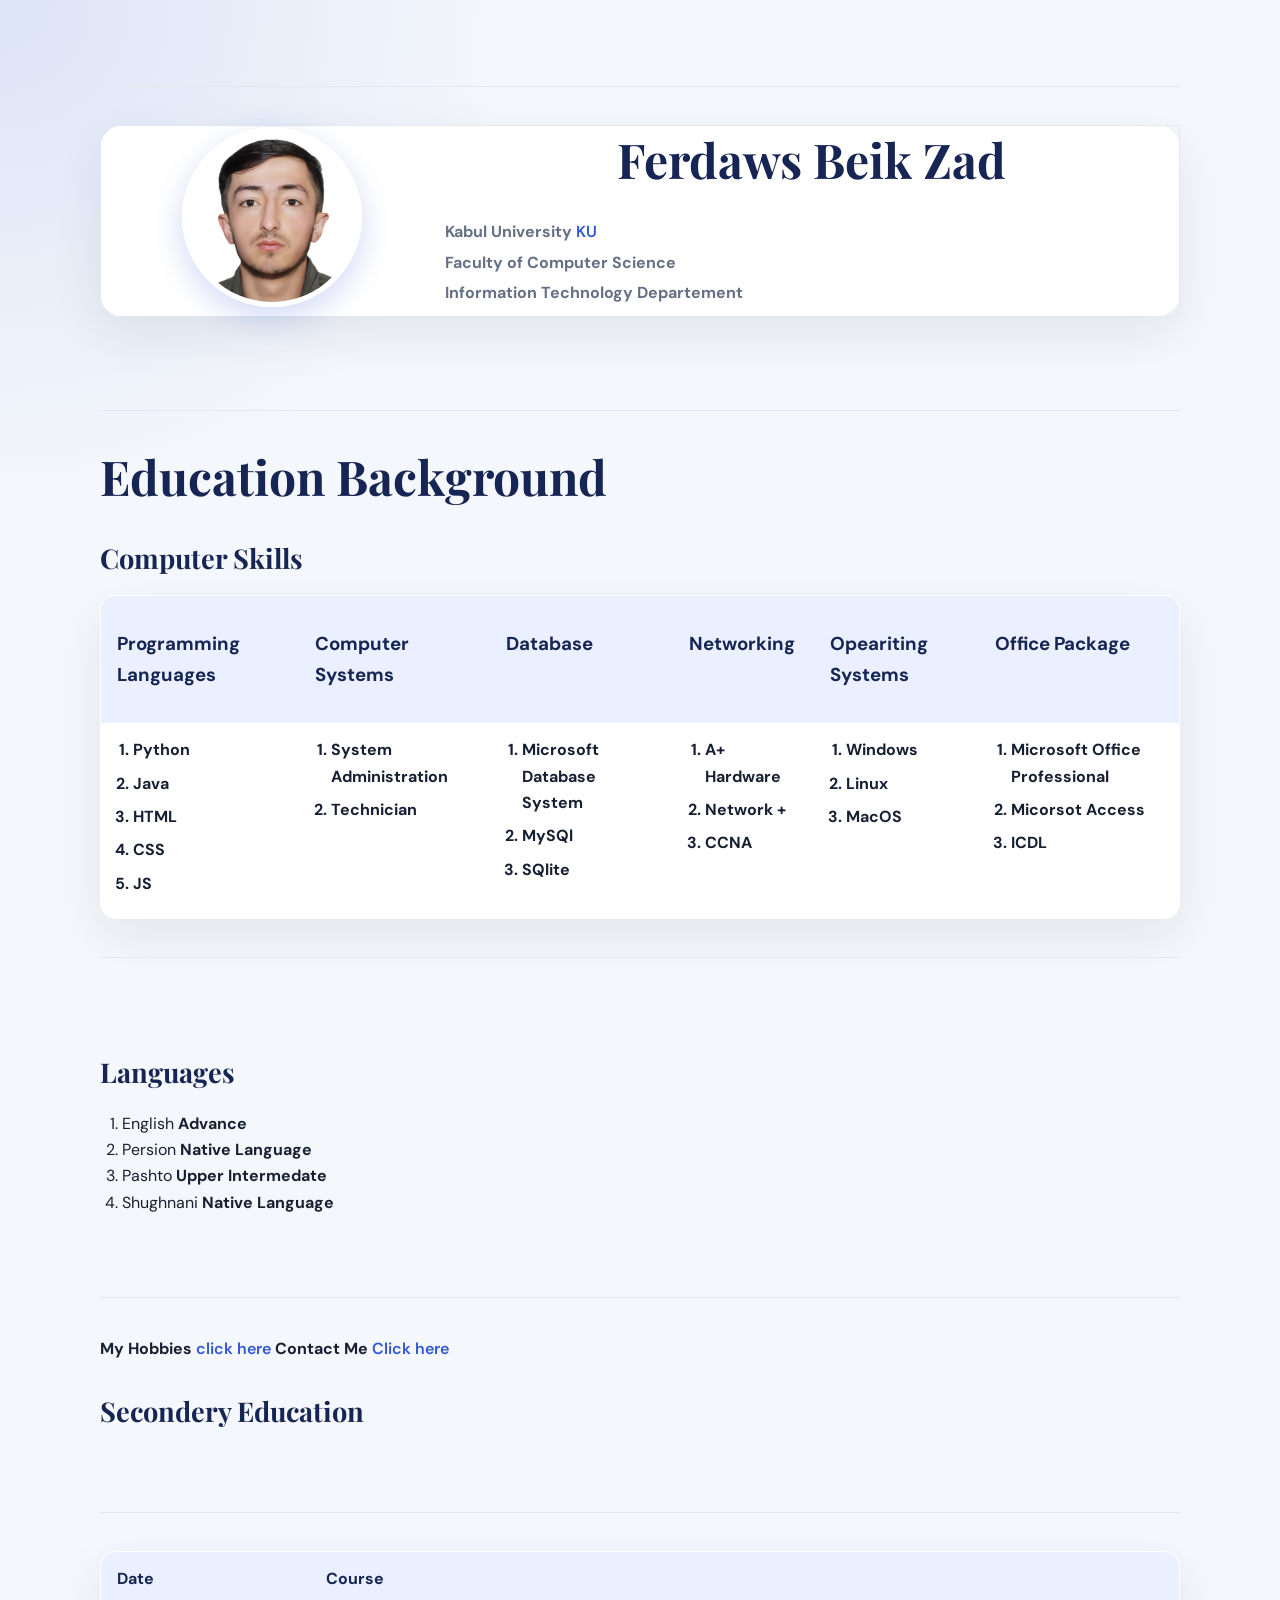
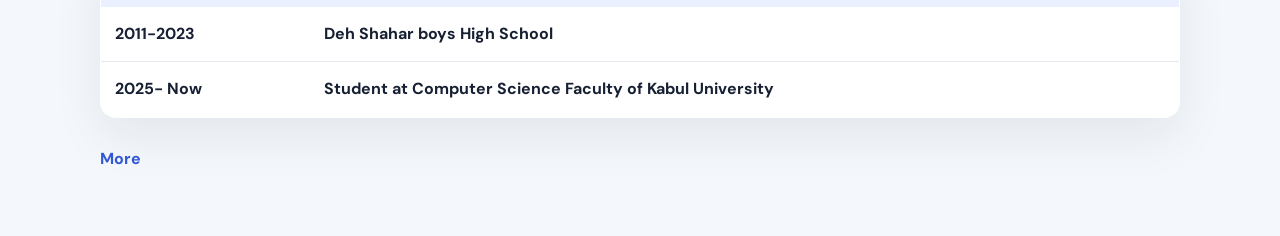
<file: index.html>
<!DOCTYPE html>

<html>
    <meta charset="utf-8" >
    <title>Ferdaws Personal Site</title>

    <link rel="stylesheet" href="css/styles.css">

<body>
    
    
    <center>
        <h1 class="heading"> <strong>  ﷽ </strong></h1>
    </center>
    
    
    <hr class="thr">
    <!-- <p style="position: static;"><strong><a href="login.html">Login</a>/<a href="C_account.html">Create Account</a></strong></p> -->
    
        <table cellspacing="10">
            <tr>
                <th><img class="Picture" src="Ferdaws.jpg" alt="Ferdaws Profile Picture" height="180" width="150"></th>
                <th><h1 class="heading">Ferdaws Beik Zad</h1>  
                    <p class="detils"><strong>Kabul University</strong> <a href="https://ku.edu.af/en"> KU</a></p>
                    <p class="detils"><strong>Faculty of Computer Science </strong></p>
                    <p class="detils"><strong>Information Technology Departement</strong></p>
                </th>
            
            </tr>
            
        </table>
        
        
        <br>
    
        <hr >
        <h1 class="heading" > <strong>Education Background</strong> </h1>

        <!-- Skills List-->
        
        <p class="partB"><strong>Computer Skills</strong></p>
    

        <table cellspacing="6">
            <head >

                <tr class="TB-heading">
                    <th ><h3>Programming Languages</h3></th>
                    <th ><h3>Computer Systems</h3></th>
                    <th ><h3>Database</h3></th>
                    <th ><h3>Networking</h3></th>
                    <th ><h3>Opeariting Systems</h3></th>
                    <th ><h3>Office Package</h3></th>
                </tr>
                
            </head>
            <tr class="TB-data">
                <th>
                    <ol>
                        <li>Python </li>
                        <li>Java</li>
                        <li>HTML </li>
                        <li>CSS</li>
                        <li>JS</li>
                    </ol>
                </th>

                <th class="TB-data">
                    <ol>
                        <li>System Administration</li>
                        <li>Technician</li>
                    </ol>
            </th>
            <th class="TB-data">
                    <ol>
                        <li>Microsoft Database System</li>
                        <li>MySQl</li>
                        <li>SQlite</li>

                    </ol>
            </th>
            <th class="TB-data">
                <ol>
                    <li>A+ Hardware</li>
                    <li>Network + </li>
                    <li>CCNA</li>
                </ol>
            </th>
            <th class="TB-data">
                    <ol>
                        <li>Windows</li>
                        <li>Linux</li>
                        <li>MacOS</li>
                    </ol>

            </th>
            <th class="TB-data">
                    <ol>
                        <li>Microsoft Office Professional</li>
                        <li>Micorsot Access</li>
                        <li>ICDL</li>
                        
                    </ol>
            </th>
            </tr> 
            
        </table>
        <!--End Computer Course-->      

            
        <hr>

        <!--Languages Skills List-->
        <br>
        <p class="partB"><b>Languages</b></p>

        <ol>
            <li>
                English <strong>Advance</strong>
            </li>
            <li>
                Persion <strong>Native Language</strong>
            </li>
            <li> 
                Pashto <strong>Upper Intermedate</strong>
            </li>
            <li>
                Shughnani <strong>Native Language</strong>
            </li>
        </ol>
        <br>
        <hr>


        <!--My Hobbies-->
        <p><b>My Hobbies <a href="hobbies.html">click here</a> </b><strong>Contact Me</strong> <a href="contact.html"> Click here</a></p>

    <!--Contact Information-->
        
        <!--Secondery Education -->
        <p class="partB"><b>Secondery Education </b></p>
        <br>
        <hr>
        <table cellspacing="15" textaligh="left">
            <head>
                <tr class="TB-heading">
                    <th>Date</th>
                    <th>Course</th>
                </tr>
            </head>
            <tr class="TB-data">
                <th>2011-2023</th>
                <th>Deh Shahar boys High School </th>
            </tr>
            <tr class="TB-data">
                <th>2025- Now</th>
                <th>Student at <strong>Computer Science</strong> Faculty of <strong>Kabul University</strong></th>
            </tr>

        </table>
    
    

    <p> <a href="New_edu.html"><b>More</b></a></p>
    

</body>
</html>
</file>
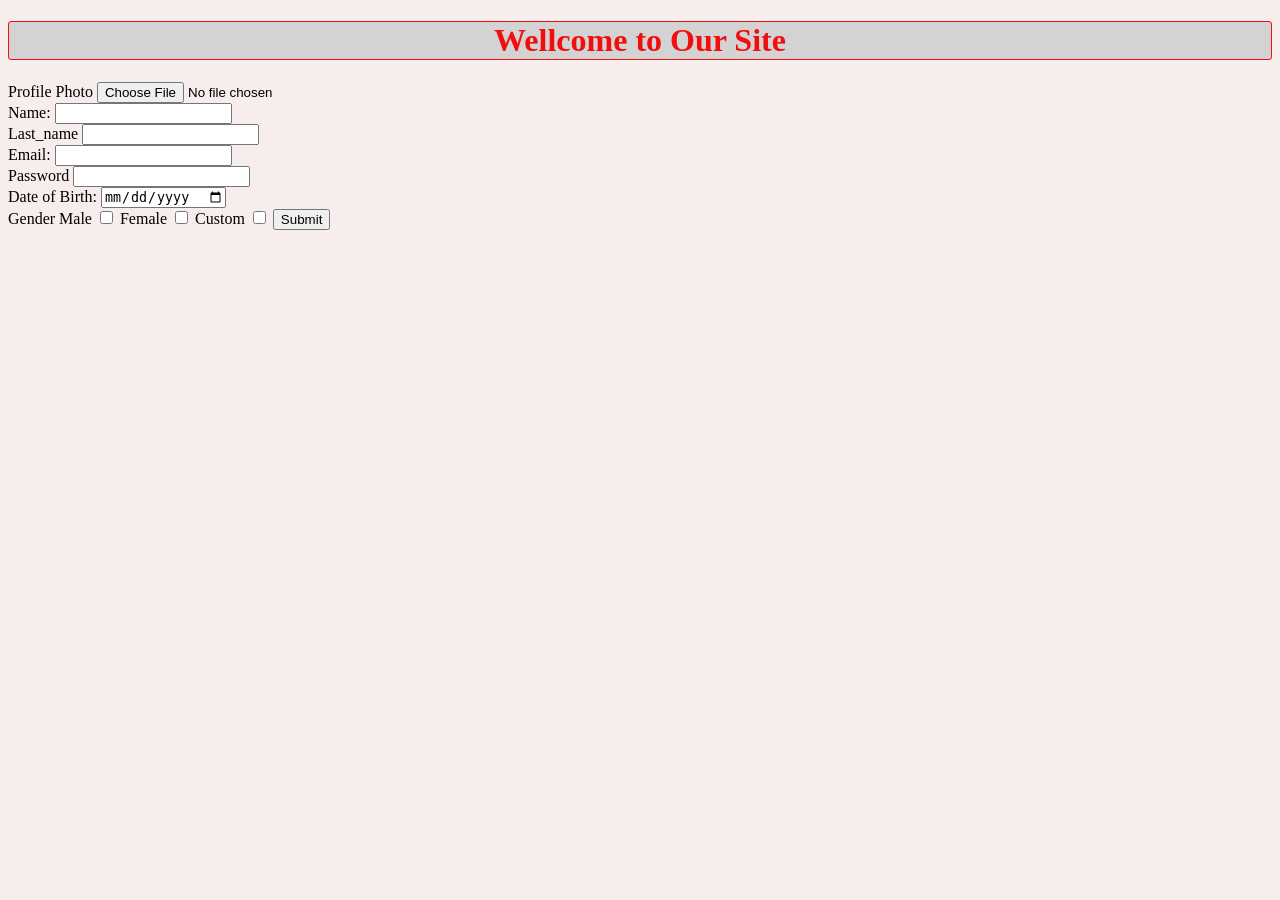
<file: C_account.html>
<!DOCTYPE html>
<html lang="en">
<head>
    <meta charset="UTF-8">
    <meta name="viewport" content="width=device-width, initial-scale=1.0">
    <title>Document</title>
    <link rel="stylesheet" href="css/Create_acccount.css">
</head>

  


<body >

    <h1>Wellcome to Our Site</h1>

    <form action="mailto:ferdaws.b002@gmail.com" method="post" class="forms">
       
        <label for="">Profile Photo</label>
        <input type="file" name="" id=""><br>

        <label for="">Name:</label>
        <input type="text" name="Your Name:" id="inp"><br>
        <label for="Last_name">Last_name</label>
        <input type="text" name="Your Last Name:" id="inp"><br>
        <label for="">Email:</label>
        <input type="email" name="Your Email address:" id="inp"><br>
        <label for="Password">Password</label>
        <input type="Password" name="your Password:" id="inp"><br>

        <label for="">Date of Birth:</label>
        <input type="Date" name="Date or birth" id="inp"><br>
        

        <label for="">Gender </label>
        <label for="">Male</label>
        <input type="checkbox" name="Gender" id="inp">
        <label for="">Female</label>
        <input type="checkbox" name="Gender" id="inp">
        <label for="">Custom</label>
        <input type="checkbox" name="Gender" id="inp">
        <input type="Submit" name="" id="inp">

    </form>
    
    
</body>
</html>
</file>
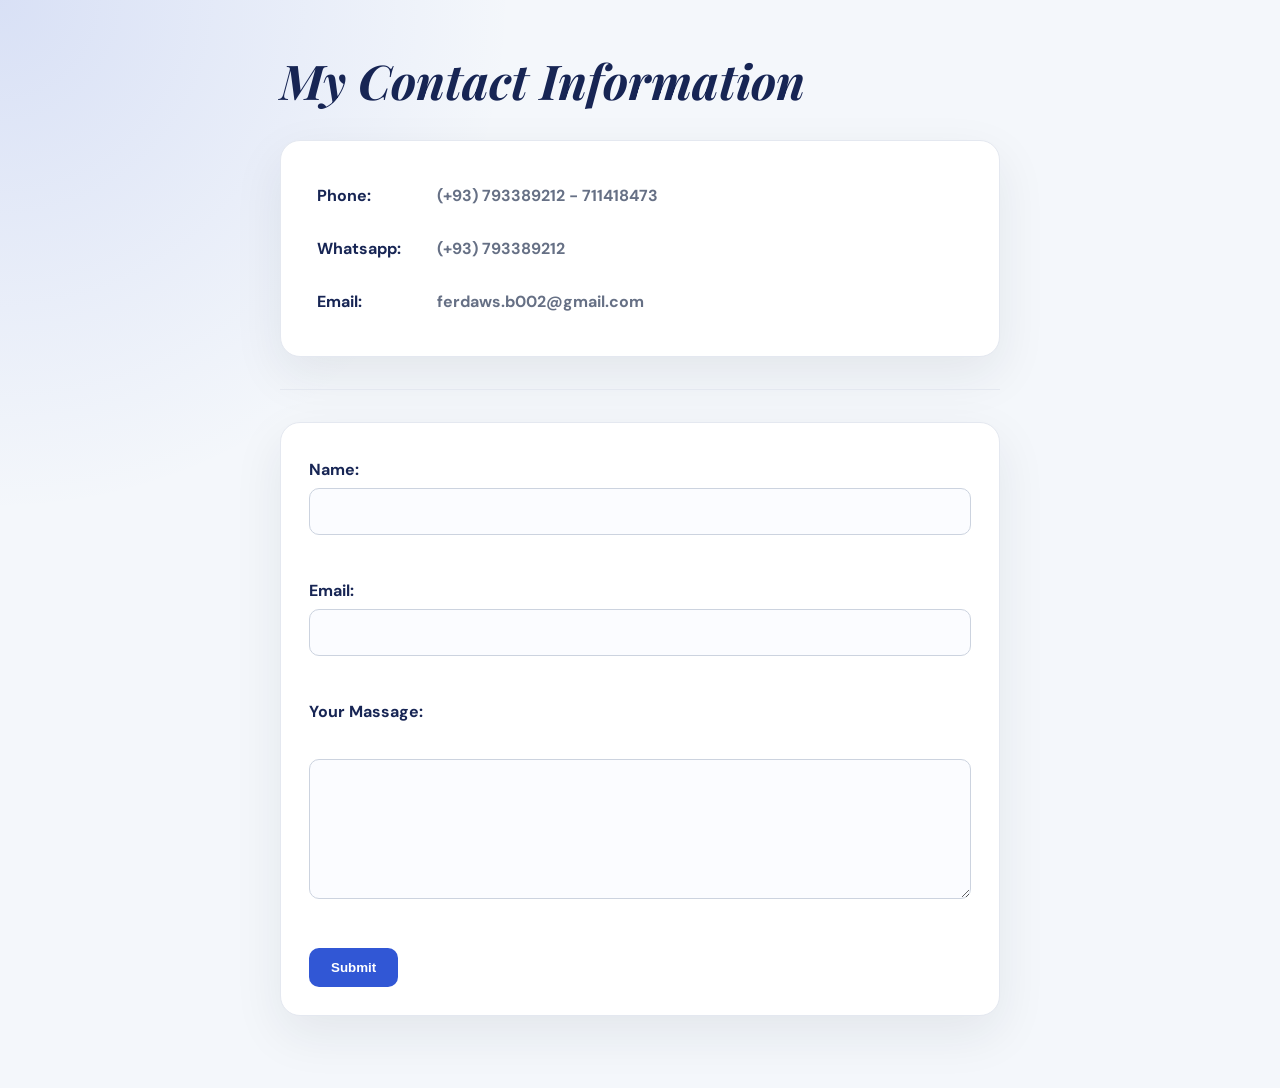
<file: contact.html>
<!DOCTYPE html>
<html lang="en">
<head>
    <meta charset="UTF-8">
    <meta name="viewport" content="width=device-width, initial-scale=1.0">
    <title>Contact Info</title>
    <link rel="stylesheet" href="css/contact_styles.css">
</head>
<body >

    <h1><Strong><em>My Contact Information</em></Strong></h1>
    <table class="c_info">

        <tr>
            <th class="platform"> Phone:</th>
            <th class="contact_data"> (+93) 793389212 - 711418473  </th>
            
        </tr>
        <tr>
            <th class="platform">Whatsapp:</th>
            <th class="contact_data"> (+93) 793389212</th>

        </tr>
        <tr>
            <th class="platform"> Email:</th>
            <th class="contact_data"> ferdaws.b002@gmail.com</th>

        </tr>

        

    </table>
    
    
    
    <hr>

    <form action="mailto:ferdaws.b002@gmail.com" method="post" enctype="text/plain">

        <label>Name:</label>
        <input type="text" name="Your Name"><br>

        <label >Email:</label>
        <input type="Email:" name="Your Email" id=""><br>
        <label for="">Your Massage:</label><br> 
        <textarea name="Your Massage" id="" rows="5" cols="26"></textarea><br>
        <input type="Submit">

    </form>

    
    
</body>
</html>
</file>
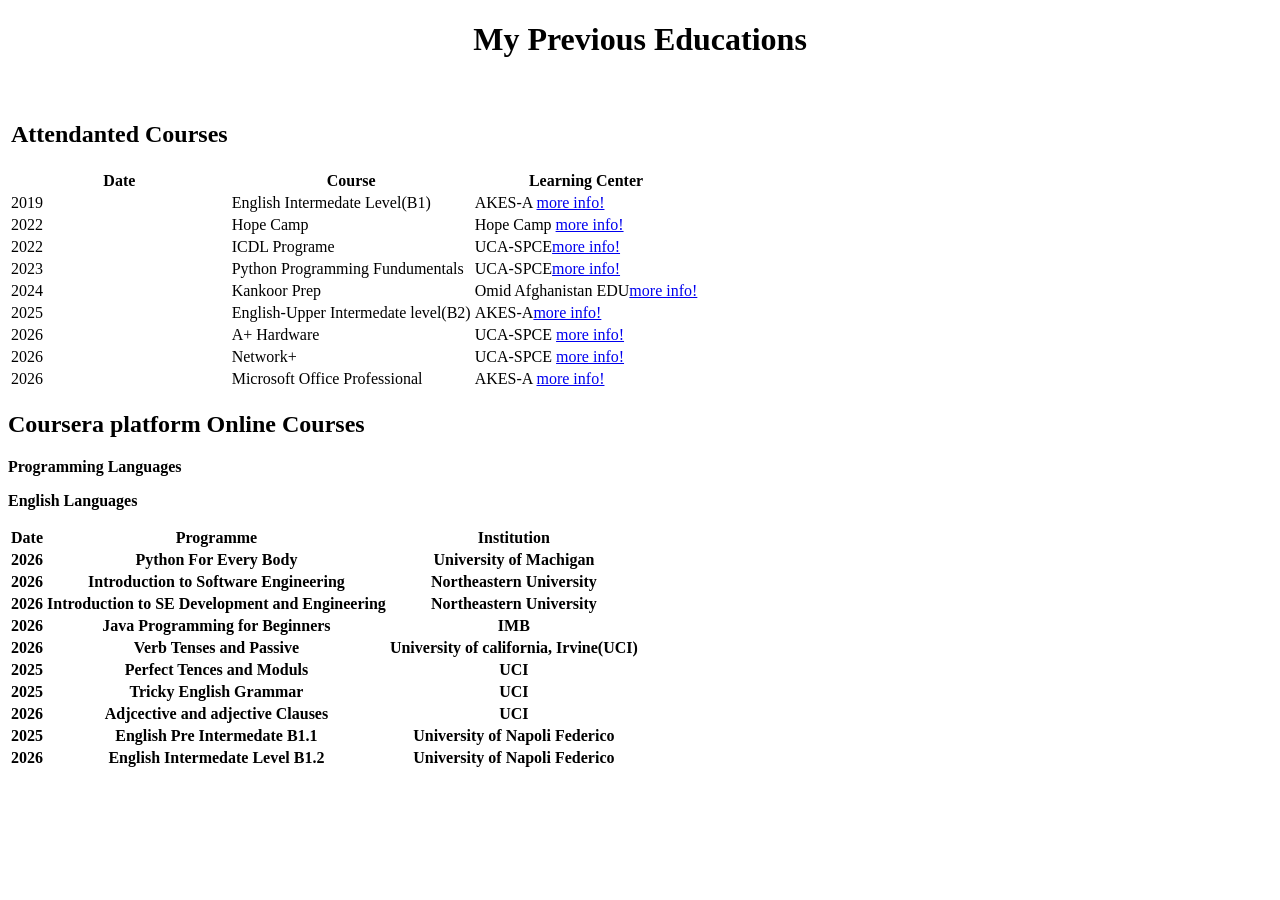
<file: education.html>
<!DOCTYPE html>
<html lang="en">
<head>
    <meta charset="UTF-8">
    <meta name="viewport" content="width=, initial-scale=1.0">
    <title>Document</title>
</head>




<body class="education-body">
    
    <h1 class="heading-edu" align="Center">My Previous Educations</h1>
        
    <div class="Education-Tables">    
        <div class="firstTB-education">
            <table class="TB-education">

                
                <thead>
                    <tr>
                        <th><h2 class="table-heading"><strong>Attendanted Courses</strong></h2></th>
                        <br>
                    </tr>
                    <tr>
                        <th>Date</th>
                        <th>Course</th>
                        <th>Learning Center</th>
                    </tr>
                </thead>
                
                
                <tr>
                    <td>2019</td>
                    <td>English Intermedate Level(B1)</td>
                    <td>AKES-A <a href="https://www.agakhanschools.org/About/Index#AboutUs">more info!</a></td>
                </tr>
                <tr>
                    <td>2022</td>
                    <td>Hope Camp </td>
                    <td>Hope Camp <a href="https://www.akysbcentral.org">more info!</a></td>

                </tr>
                <tr>
                    <td>2022</td>
                    <td>ICDL Programe</td>
                    <td>UCA-SPCE<a href="https://ucentralasia.org/schools/school-of-professional-and-continuing-education/about-spce">more info!</a></td>

                </tr>
                <tr>
                    <td>2023</td>
                    <td>Python Programming Fundumentals</td>
                    <td>UCA-SPCE<a href="https://ucentralasia.org/schools/school-of-professional-and-continuing-education/about-spce">more info!</a></td>
                </tr>
                <tr>
                    <td>2024</td>
                    <td>Kankoor Prep</td>
                    <td>Omid Afghanistan EDU<a href="https://omid.edu.af/">more info!</a></td>
                </tr>
                <tr>
                    <td>2025</td>
                    <td>English-Upper Intermedate level(B2)</td>
                    <td>AKES-A<a href="https://www.agakhanschools.org/About/Index#AboutUs">more info!</a></td>
                </tr>


                <tr>
                    <td>2026</td>
                    <td> A+ Hardware</td>
                    <td>UCA-SPCE <a href="https://ucentralasia.org/schools/school-of-professional-and-continuing-education/about-spce">more info!</a></td>
                </tr>
                <tr>
                    <td>2026</td>
                    <td>Network+ </td>
                    <td>UCA-SPCE <a href="https://ucentralasia.org/schools/school-of-professional-and-continuing-education/about-spce">more info!</a></td>
                </tr>
                <tr>
                    <td>2026</td>
                    <td>Microsoft Office Professional</td>
                    <td>AKES-A <a href="https://www.agakhanschools.org/About/Index#AboutUs">more info!</a></td>
                </tr>
            </table>


        </div>
        <!-- Second Part  -->

    
        <div class="secondTB-education">
            <table class="secondTB-education1" >
                <h2 <strong>Coursera platform Online Courses</strong></h2>
                <head>
                    <p><b>Programming Languages</b></p>
                    <tr>
                        <th>Date</th>
                        <th>Programme</th>
                        <th>Institution</th>
                        
                    </tr>
                </head>
                <tr>
                    <th>2026</th>
                    <th>Python For Every Body</th>
                    <th>University of Machigan</th>

                </tr>
                <tr>
                    <th>2026</th>
                    <th>Introduction to Software Engineering</th>
                    <th>Northeastern University</th>
                </tr>
                <tr>
                    <th>2026</th>
                    <th>Introduction to <strong> SE </strong> Development and Engineering </th>
                    <th>Northeastern University</th>

                </tr>
                <tr>
                    <th>2026</th>
                    <th>Java Programming for Beginners</th>
                    <th>IMB</th>
                </tr>
            <p><b>English Languages</b></p>
            <tr>
                    <th>2026</th>
                    <th>Verb Tenses and Passive</th>
                    <th>University of california, Irvine(UCI)</th>
            </tr>
            <tr>
                    <th>2025</th>
                    <th>Perfect Tences and Moduls</th>
                    <th>UCI</th>
            </tr>
            <tr>
                    <th>2025</th>
                    <th>Tricky English Grammar</th>
                    <th>UCI</th>
            </tr>
            <tr>
                    <th>2026</th>
                    <th>Adjcective and adjective Clauses</th>
                    <th>UCI</th>
            </tr>
            <tr>
                    <th>2025</th>
                    <th>English Pre Intermedate B1.1</th>
                    <th>University of Napoli Federico</th>

            </tr>
            <tr>
                    <th>2026</th>
                    <th>English Intermedate Level B1.2</th>
                    <th>University of Napoli Federico</th>
            </tr>

            </table>
        </div>

    </div>


</body>
</html>
</file>
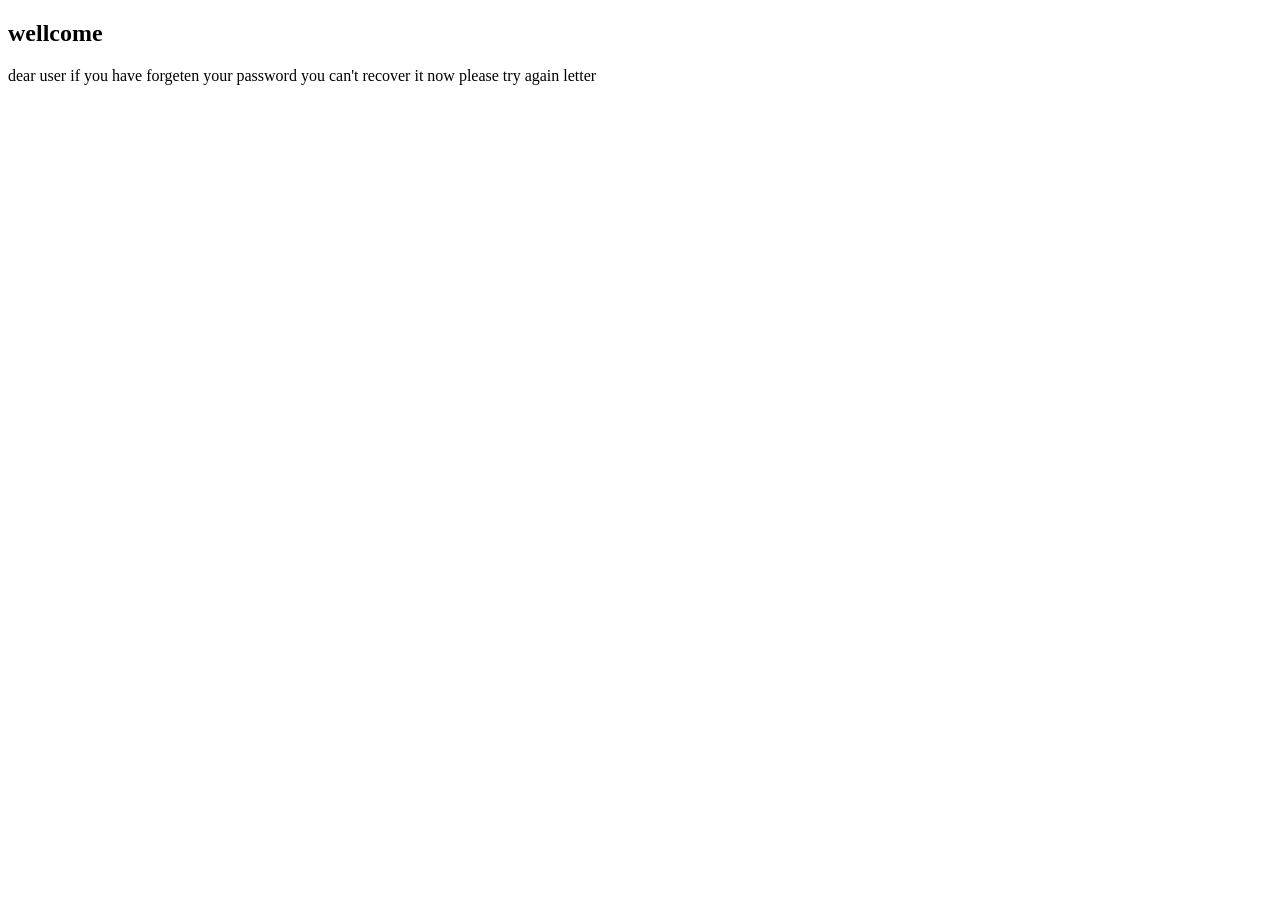
<file: forget_password.html>
<!DOCTYPE html>
<html lang="en">
<head>
    <meta charset="UTF-8">
    <meta name="viewport" content="width=device-width, initial-scale=1.0">
    <title>Document</title>
</head>
<body>
    <h2>wellcome</h2>

    <p>dear user if you have forgeten your password you can't recover it now please try again letter</p>
</body>
</html>
</file>
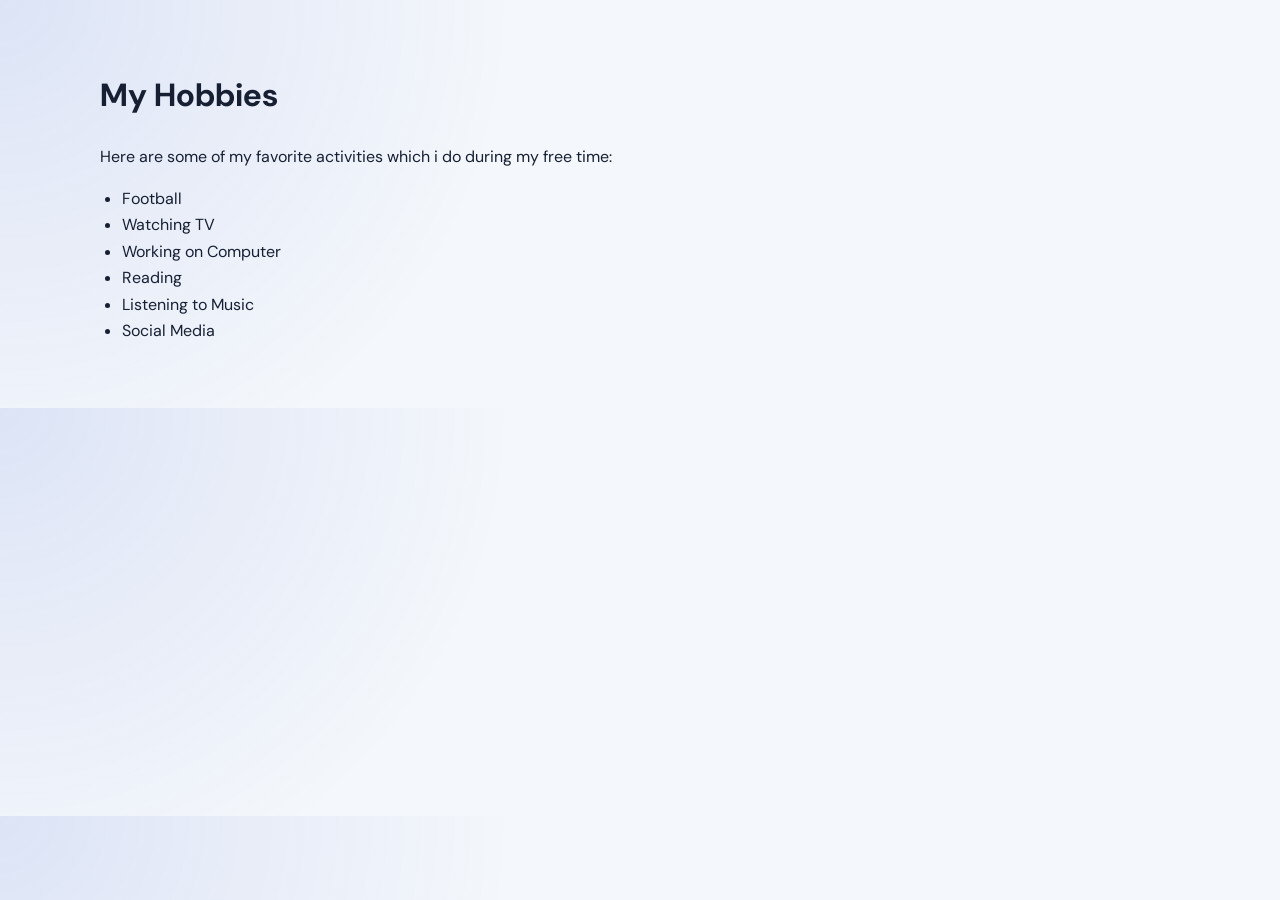
<file: hobbies.html>
<!DOCTYPE html>
<html lang="en">
<head>
    <meta charset="UTF-8">
    <meta name="viewport" content="width=device-width, initial-scale=1.0">
    <title>My Hobbies</title>
    <link rel="stylesheet" href="css/styles.css">
</head>

<body>
    <h1>My Hobbies</h1>
    <p>Here are some of my favorite activities which i do during my free time:</p>
    <ul>

        <li>Football </li>
        <li>Watching TV</li>
        <li>Working on Computer</li>
        <li>Reading</li>
        <li>Listening to Music</li>
        <li>Social Media</li>
    </ul>
   <!-- <p><b> My Hobbies <a href="hobbies.html" here> </a> </b></p>-->
    
</body>
</html>
</file>
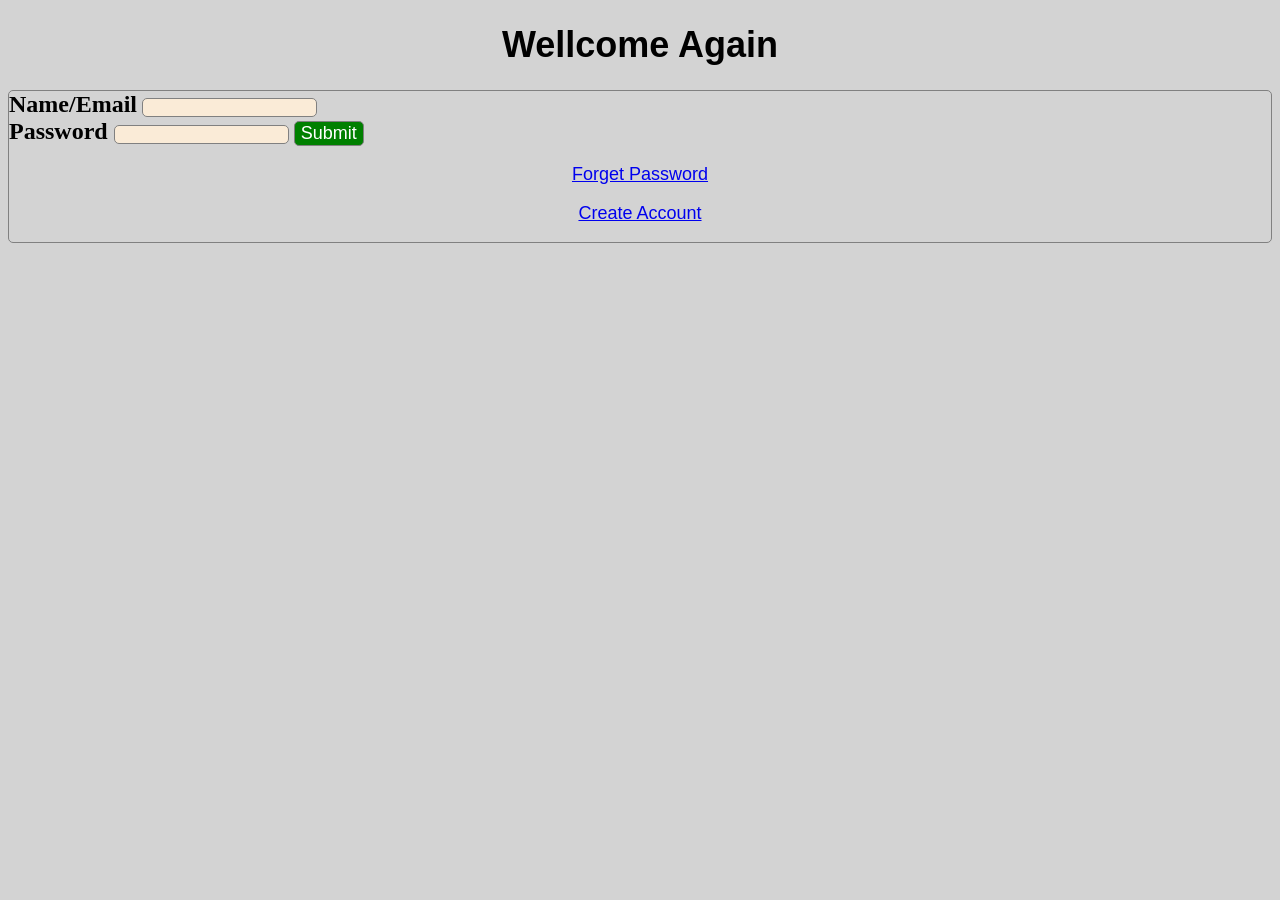
<file: login.html>
<!DOCTYPE html>
<html lang="en">
<head>
    <meta charset="UTF-8">
    <meta name="viewport" content="width=device-width, initial-scale=1.0">
    <title>Document</title>
    <link rel="stylesheet" href="css/log_in.css">
</head>


<body>
    
    <h1 id="title_h1">Wellcome Again</h1>
    

    <form action="" class="forms">
        <label  for="" id="lbl_name">Name/Email</label>
        <input type="text" name="" id="inp"><br>
        <label id="lbl_pass" >Password </label>
        <input type="Password" name="" id="inp">
        <input type="submit" name="" id="sub_btn">

        <p id="f_pass"><a href="forget_password.html">Forget Password</a></p>
        <p id="create_acc"><a href="create_account.html">Create Account</a></p>
    </form>
 



</body>
</html>
</file>
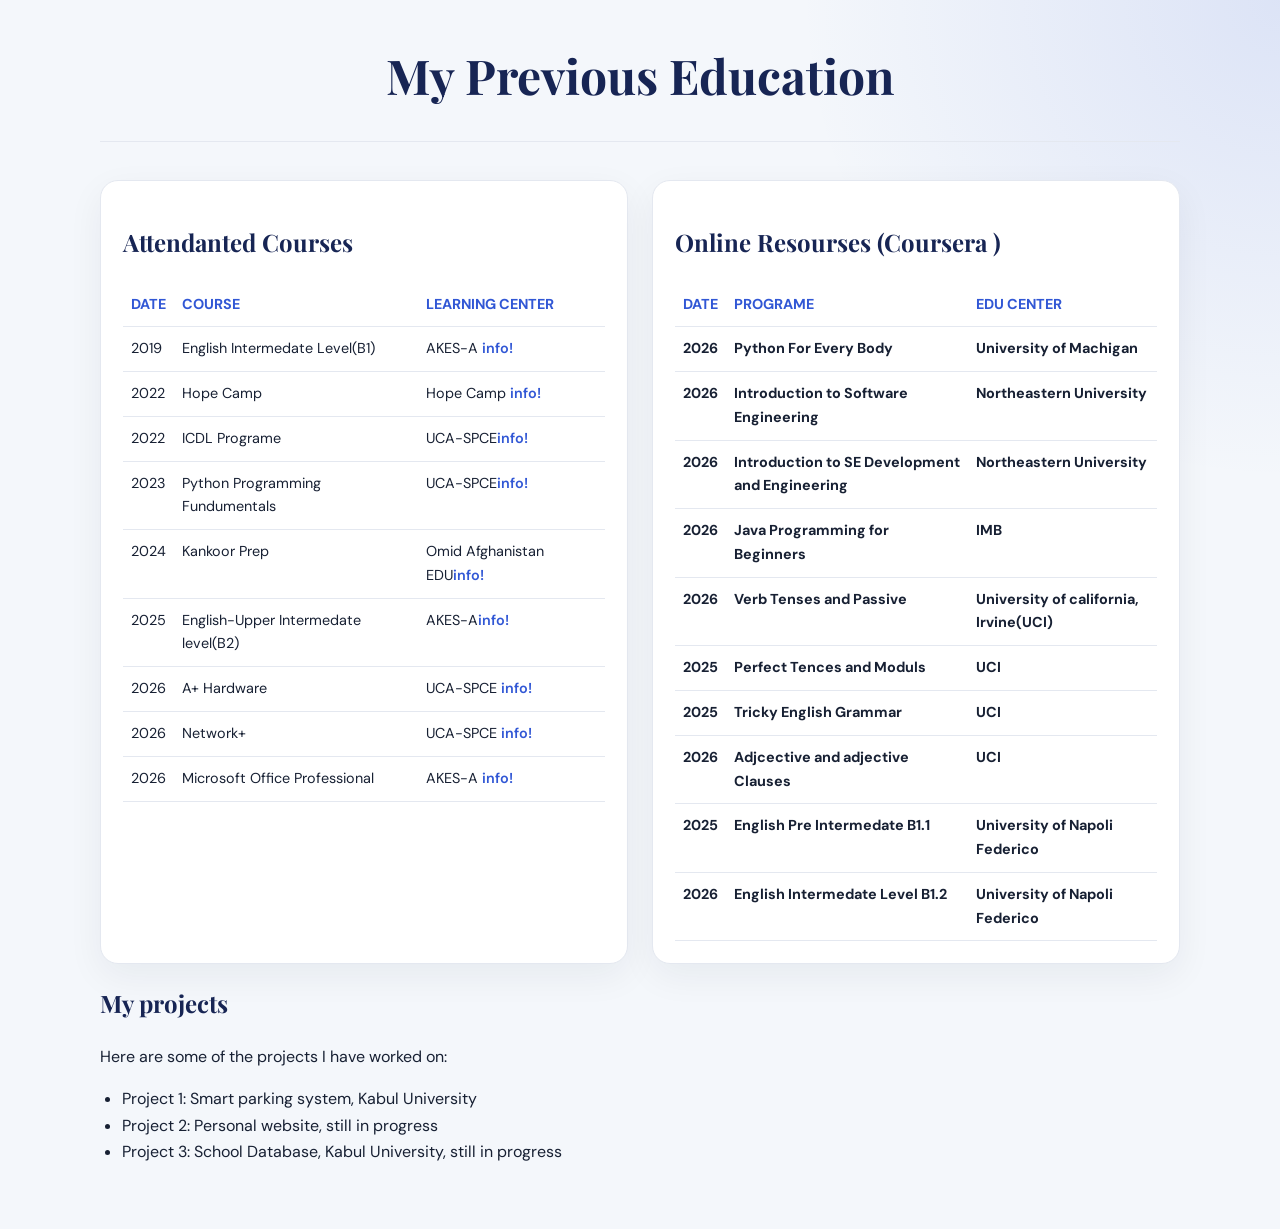
<file: New_edu.html>
<!DOCTYPE html>
<html lang="en">
<head>
    <meta charset="UTF-8">
    <meta name="viewport" content="width=device-width, initial-scale=1.0">
    <title>Document</title>
</head>
<body id="N_edu">

    <link rel="stylesheet" href="css/styles.css">
    

    <h1 id="h1">My Previous Education </h1>


    <hr id="hr1">

    <div class="totle">

        <div class="part">
            <h2 id="headingT1">Attendanted Courses</h2>

            <table  class="table" >
                <head>
                    <tr id="head">
                        <th>Date</th>
                        <th>Course</th>
                        <th>Learning Center </th>
                    </tr>
                </head>

                <tr>
                    <td>2019</td>
                    <td>English Intermedate Level(B1)</td>
                    <td>AKES-A <a href="https://www.agakhanschools.org/About/Index#AboutUs">info!</a></td>
                </tr>
                <tr>
                    <td>2022</td>
                    <td>Hope Camp </td>
                    <td>Hope Camp <a href="https://www.akysbcentral.org">info!</a></td>

                </tr>
                <tr>
                    <td>2022</td>
                    <td>ICDL Programe</td>
                    <td>UCA-SPCE<a href="https://ucentralasia.org/schools/school-of-professional-and-continuing-education/about-spce">info!</a></td>

                </tr>
                <tr>
                    <td>2023</td>
                    <td>Python Programming Fundumentals</td>
                    <td>UCA-SPCE<a href="https://ucentralasia.org/schools/school-of-professional-and-continuing-education/about-spce">info!</a></td>
                </tr>
                <tr>
                    <td>2024</td>
                    <td>Kankoor Prep</td>
                    <td>Omid Afghanistan EDU<a href="https://omid.edu.af/">info!</a></td>
                </tr>
                <tr>
                    <td>2025</td>
                    <td>English-Upper Intermedate level(B2)</td>
                    <td>AKES-A<a href="https://www.agakhanschools.org/About/Index#AboutUs">info!</a></td>
                </tr>


                <tr>
                    <td>2026</td>
                    <td> A+ Hardware</td>
                    <td>UCA-SPCE <a href="https://ucentralasia.org/schools/school-of-professional-and-continuing-education/about-spce">info!</a></td>
                </tr>
                <tr>
                    <td>2026</td>
                    <td>Network+ </td>
                    <td>UCA-SPCE <a href="https://ucentralasia.org/schools/school-of-professional-and-continuing-education/about-spce">info!</a></td>
                </tr>
                <tr>
                    <td>2026</td>
                    <td>Microsoft Office Professional</td>
                    <td>AKES-A <a href="https://www.agakhanschools.org/About/Index#AboutUs">info!</a></td>
                </tr>
            </table>



        </div>

        <div class="part">
            <h2 id="headingT2">Online Resourses (Coursera )</h2>
            
            <table class="table">
                <head >
                    <tr id="head">
                        <th>Date</th>
                        <th>Programe</th>
                        <th>EDU Center</th>
                    </tr>
                </head>

                 <tr>
                    <th>2026</th>
                    <th>Python For Every Body</th>
                    <th>University of Machigan</th>

                </tr>
                <tr>
                    <th>2026</th>
                    <th>Introduction to Software Engineering</th>
                    <th>Northeastern University</th>
                </tr>
                <tr>
                    <th>2026</th>
                    <th>Introduction to <strong> SE </strong> Development and Engineering </th>
                    <th>Northeastern University</th>

                </tr>
                <tr>
                    <th>2026</th>
                    <th>Java Programming for Beginners</th>
                    <th>IMB</th>
                </tr>
            
            <tr>
                    <th>2026</th>
                    <th>Verb Tenses and Passive</th>
                    <th>University of california, Irvine(UCI)</th>
            </tr>
            <tr>
                    <th>2025</th>
                    <th>Perfect Tences and Moduls</th>
                    <th>UCI</th>
            </tr>
            <tr>
                    <th>2025</th>
                    <th>Tricky English Grammar</th>
                    <th>UCI</th>
            </tr>
            <tr>
                    <th>2026</th>
                    <th>Adjcective and adjective Clauses</th>
                    <th>UCI</th>
            </tr>
            <tr>
                    <th>2025</th>
                    <th>English Pre Intermedate B1.1</th>
                    <th>University of Napoli Federico</th>

            </tr>
            <tr>
                    <th>2026</th>
                    <th>English Intermedate Level B1.2</th>
                    <th>University of Napoli Federico</th>
            </tr>


                
            </table>
        </div>


    </div>

    <h2 id="proj">My projects</h2>
    <p id="proj">Here are some of the projects I have worked on:</p>
    <ul class="projects">
        <li>Project 1: Smart parking system, Kabul University</li>
        <li>Project 2: Personal website, still in progress</li>
        <li>Project 3: School Database, Kabul University, still in progress</li>
    </ul>

    
</body>
</html>
</file>
<file: css/styles.css>
@import url('https://fonts.googleapis.com/css2?family=DM+Sans:wght@400;500;600;700&family=Playfair+Display:wght@700&display=swap');

:root {
    --ink: #172033;
    --muted: #667085;
    --navy: #172554;
    --blue: #3157d5;
    --blue-soft: #eaf0ff;
    --paper: #ffffff;
    --line: #e4e8f0;
    --page: #f4f7fb;
}

* {
    box-sizing: border-box;
}

html {
    scroll-behavior: smooth;
}

body {
    margin: 0;
    padding: 48px 20px;
    color: var(--ink);
    background:
        radial-gradient(circle at top left, rgba(49, 87, 213, .12), transparent 32rem),
        var(--page);
    font-family: "DM Sans", Arial, sans-serif;
    line-height: 1.65;
}

body > * {
    max-width: 1080px;
    margin-left: auto;
    margin-right: auto;
}

a {
    color: var(--blue);
    font-weight: 600;
    text-decoration: none;
}

a:hover {
    text-decoration: underline;
}

hr {
    height: 1px;
    border: 0;
    margin: 38px auto;
    background: var(--line);
}

.heading,
#h1 {
    margin-top: 0;
    color: var(--navy);
    font-family: "Playfair Display", Georgia, serif;
    font-size: clamp(2rem, 5vw, 3rem);
    line-height: 1.15;
}

#h1 {
    text-align: center;
}

center .heading {
    display: none;
}

body > table {
    width: 100%;
    max-width: 1080px;
    margin-bottom: 28px;
    padding: 28px;
    border: 1px solid var(--line);
    border-radius: 24px;
    background: var(--paper);
    box-shadow: 0 18px 50px rgba(23, 32, 51, .08);
}

.Picture {
    width: 180px;
    height: 180px;
    object-fit: cover;
    border: 5px solid white;
    border-radius: 50%;
    box-shadow: 0 10px 30px rgba(49, 87, 213, .22);
}

.detils {
    margin: 4px 0;
    color: var(--muted);
    text-align: left;
}

.partB {
    margin-bottom: 14px;
    color: var(--navy);
    font-family: "Playfair Display", Georgia, serif;
    font-size: 1.7rem;
}

table {
    border-collapse: collapse;
}

body > table:not(:first-of-type),
section table {
    overflow: hidden;
    border-radius: 16px;
}

.TB-heading th {
    padding: 14px 16px;
    color: var(--navy);
    background: var(--blue-soft);
    text-align: left;
    vertical-align: top;
}

.TB-data th,
.TB-data td {
    padding: 14px;
    border-bottom: 1px solid var(--line);
    text-align: left;
    vertical-align: top;
}

ol,
ul {
    padding-left: 22px;
}

.TB-data ol {
    margin: 0;
    padding-left: 18px;
}

.TB-data li {
    margin-bottom: 7px;
}

#N_edu {
    background:
        radial-gradient(circle at top right, rgba(49, 87, 213, .12), transparent 30rem),
        var(--page);
}

.totle {
    display: grid;
    grid-template-columns: repeat(2, minmax(0, 1fr));
    gap: 24px;
    width: 100%;
}

.part {
    min-width: 0;
    padding: 22px;
    border: 1px solid var(--line);
    border-radius: 18px;
    background: var(--paper);
    box-shadow: 0 12px 36px rgba(23, 32, 51, .06);
}

.part h2,
#N_edu h2 {
    color: var(--navy);
    font-family: "Playfair Display", Georgia, serif;
}

.table {
    width: 100%;
    font-family: "DM Sans", Arial, sans-serif;
    font-size: .9rem;
    text-align: left;
}

.table th,
.table td {
    padding: 10px 8px;
    border-bottom: 1px solid var(--line);
    text-align: left;
    vertical-align: top;
}

#head {
    color: var(--blue);
    font-weight: 700;
    text-transform: uppercase;
}

#N_edu > h2,
#N_edu > p,
#N_edu > ul {
    max-width: 1080px;
}

@media (max-width: 800px) {
    body {
        padding: 24px 14px;
    }

    body > table {
        display: block;
    }

    body > table tr {
        display: block;
    }

    body > table th {
        display: block;
    }

    .totle {
        grid-template-columns: 1fr;
    }

    table {
        display: block;
        width: 100%;
        overflow-x: auto;
    }
}
</file>
<file: css/Create_acccount.css>
body{
    background-color: #f7eded;
}   

h1{ 
    font:Anandablack;
    text-align: center;
    color: #f40d0d;
    background-color: lightgray;
    border: 2px solid #f40d0d;
    border-radius: 3px;
    border-width: 1px;
    border-style: solid;
    border-color: #f40d0d;
    font-family: 'Times New Roman', Times, serif;
    

}
</file>
<file: css/contact_styles.css>
@import url('https://fonts.googleapis.com/css2?family=DM+Sans:wght@400;500;600;700&family=Playfair+Display:wght@700&display=swap');

:root {
    --ink: #172033;
    --muted: #667085;
    --navy: #172554;
    --blue: #3157d5;
    --line: #e4e8f0;
    --page: #f4f7fb;
}

* {
    box-sizing: border-box;
}

body {
    min-height: 100vh;
    margin: 0;
    padding: 48px 20px;
    color: var(--ink);
    background:
        radial-gradient(circle at top left, rgba(49, 87, 213, .14), transparent 32rem),
        var(--page);
    font-family: "DM Sans", Arial, sans-serif;
}

h1 {
    max-width: 720px;
    margin: 0 auto 28px;
    color: var(--navy);
    font-family: "Playfair Display", Georgia, serif;
    font-size: clamp(2rem, 6vw, 3rem);
}

.c_info,
form {
    width: min(720px, 100%);
    margin: 0 auto 24px;
    padding: 28px;
    border: 1px solid var(--line);
    border-radius: 20px;
    background: white;
    box-shadow: 0 18px 50px rgba(23, 32, 51, .08);
}

.c_info {
    border-spacing: 0;
}

.c_info tr {
    border-bottom: 1px solid var(--line);
}

.c_info tr:last-child {
    border-bottom: 0;
}

.platform,
.contact_data {
    padding: 16px 8px;
    text-align: left;
}

.platform {
    width: 120px;
    color: var(--navy);
}

.contact_data {
    color: var(--muted);
}

hr {
    width: min(720px, 100%);
    height: 1px;
    margin: 32px auto;
    border: 0;
    background: var(--line);
}

form {
    display: grid;
    gap: 8px;
}

label {
    margin-top: 8px;
    color: var(--navy);
    font-weight: 700;
}

input:not([type="submit"]),
textarea {
    width: 100%;
    padding: 12px 14px;
    border: 1px solid #ccd3df;
    border-radius: 10px;
    color: var(--ink);
    background: #fbfcff;
    font: inherit;
}

input:not([type="submit"]):focus,
textarea:focus {
    outline: 3px solid rgba(49, 87, 213, .16);
    border-color: var(--blue);
}

textarea {
    min-height: 140px;
    resize: vertical;
}

input[type="submit"] {
    width: fit-content;
    margin-top: 12px;
    padding: 12px 22px;
    border: 0;
    border-radius: 10px;
    color: white;
    background: var(--blue);
    font-weight: 700;
    cursor: pointer;
}

input[type="submit"]:hover {
    background: #2446b5;
}
</file>
<file: css/log_in.css>
body{
    background-color: lightgray;
    color: black;
    text-align: center;
    font-family: Arial, Helvetica, sans-serif;
    font-size: large;
}
#title{
    text-align: center;
    font-family: 'Times New Roman', Times, serif;
    font-size: xx-large;
    font-weight: bold;
}
.forms{
    background-color: lightgray;
    color: black;
    text-align: justify;
    font-family: Arial, Helvetica, sans-serif;
    font-size: large;
    border-color: gray;
    border-width: 1px;
    border-radius: 5px;
    border-style: double;
}
#lbl_name{
    text-align: justify;
    font-family: 'Times New Roman', Times, serif;
    font-size: x-large;
    font-weight: bold;
}
#lbl_pass{
    text-align: justify;
    font-family: 'Times New Roman', Times, serif;
    font-size: x-large;
    font-weight: bold;
}
#inp{
    border-color:gray;
    border-width: 1px;
    border-radius: 5px;
    border-style: double;
    text-align: center;
    text-size-adjust: unset;
    background-color: antiquewhite
    
}

#sub_btn{
    background-color: green;
    color: white;
    font-family: Arial, Helvetica, sans-serif;
    font-size: large;
    border-radius: 5px;
    border-color: gray;
    border-width: 1px;
    border-style: double;
    
}

#f_pass{
    background-color: lightgray;
    color: black;
    text-align: center;
    font-family: Arial, Helvetica, sans-serif;
    font-size: large;
}

#create_acc{
    background-color: lightgray;
    color: black;
    text-align: center;
    font-family: Arial, Helvetica, sans-serif;
    font-size: large;
}
</file>
